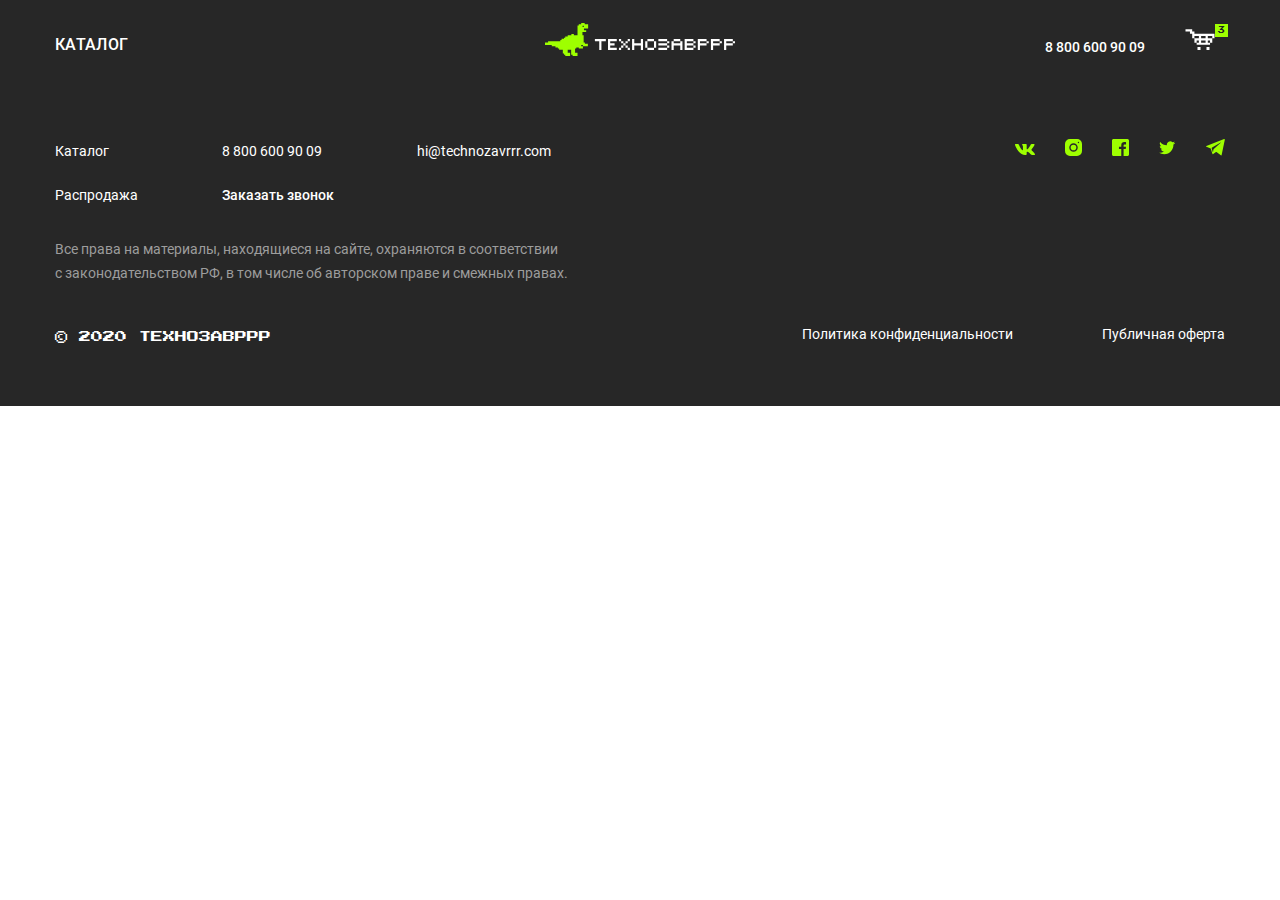
<file: cart.html>
<!DOCTYPE html>
<html lang="ru">
<head>
  <meta charset="UTF-8">
  <meta name="viewport" content="width=device-width">
  <meta http-equiv="X-UA-Compatible" content="ie=edge">
  <link href="css/style.min.css" rel="stylesheet">
  <title>Корзина</title>
</head>
<body>
  <div style="display: none">
    <svg xmlns="http://www.w3.org/2000/svg" xmlns:xlink="http://www.w3.org/1999/xlink"><symbol id="icon-arrow-left" viewBox="0 0 8 14"><path d="M6 12H4v-2h2v2zm-2-2H2V8h2v2zM2 8H0V6h2v2zm2-2H2V4h2v2zm2-2H4V2h2v2zm2-2H6V0h2v2zm0 12H6v-2h2v2z"></path></symbol><symbol id="icon-arrow-right" viewBox="0 0 8 14"><path d="M2 2h2v2H2V2zm2 2h2v2H4V4zm2 2h2v2H6V6zM4 8h2v2H4V8zm-2 2h2v2H2v-2zm-2 2h2v2H0v-2zM0 0h2v2H0V0z"></path></symbol><symbol id="icon-arrow" viewBox="0 0 10 6"><path d="M1 1l4 4 4-4" stroke="#000" stroke-linecap="round"></path></symbol><symbol id="icon-cart" viewBox="0 0 29 21"><path d="M12 18v3h3v-3h-3zm9 0v3h3v-3h-3zM8.923 4.712V2.48h-2.23V.25H0v2.23h4.462v2.232h2.23v4.461h2.231v-2.23h4.462v2.23H8.923v4.462h2.23v-2.231h2.232v2.23h-2.231v2.231h13.384v-2.23h-2.23v-2.231h2.23v2.23h2.231v-4.46h-4.461V6.941h4.461v2.231H29v-4.46H8.923zm11.154 8.923h-4.462v-2.231h4.462v2.23zm0-4.462h-4.462v-2.23h4.462v2.23z"></path></symbol><symbol id="icon-close" viewBox="0 0 18 18"><path d="M17 1L1 17m16 0L1 1" stroke="#9D9D9D" stroke-width=".8"></path></symbol><symbol id="icon-facebook" viewBox="0 0 17 17"><path d="M15.454 0H1.545C.692 0 0 .692 0 1.545v13.91C0 16.308.692 17 1.545 17h7.728v-6.954H6.955V7.727h2.318V6.482c0-2.356 1.148-3.391 3.107-3.391.938 0 1.434.07 1.669.101V5.41h-1.336c-.831 0-1.122.439-1.122 1.328v.99h2.437l-.33 2.319H11.59V17h3.864c.853 0 1.545-.692 1.545-1.546V1.545A1.544 1.544 0 0015.454 0z"></path></symbol><symbol id="icon-insta" viewBox="0 0 17 17"><path d="M4.957 0A4.964 4.964 0 000 4.96v7.083A4.964 4.964 0 004.96 17h7.083A4.964 4.964 0 0017 12.04V4.957A4.964 4.964 0 0012.04 0H4.957zm8.501 2.833a.709.709 0 110 1.418.709.709 0 010-1.418zM8.5 4.25a4.254 4.254 0 014.25 4.25 4.254 4.254 0 01-4.25 4.25A4.254 4.254 0 014.25 8.5 4.254 4.254 0 018.5 4.25zm0 1.417a2.833 2.833 0 100 5.666 2.833 2.833 0 000-5.666z"></path></symbol><symbol id="icon-minus" viewBox="0 0 9 3"><path d="M8.287 2.574H.7V.765h7.587v1.809z"></path></symbol><symbol id="icon-plus" viewBox="0 0 12 12"><path d="M6.524 11.086h-1.43v-4.51H.54V5.102h4.554V.57h1.43v4.532h4.554v1.474H6.524v4.51z"></path></symbol><symbol id="icon-search" viewBox="0 0 20 20"><path clip-rule="evenodd" d="M13.224 3.097A7.16 7.16 0 113.097 13.224 7.16 7.16 0 0113.224 3.097zm.728 10.813a8.16 8.16 0 10-.042.042l-.7.7 5.049 5.05a1.02 1.02 0 101.442-1.443l-5.049-5.05-.7.7z"></path></symbol><symbol id="icon-telegram" viewBox="0 0 19 17"><path d="M.393 7.855l4.324 1.614 1.674 5.383a.509.509 0 00.809.243l2.41-1.965a.72.72 0 01.877-.024l4.348 3.156a.51.51 0 00.798-.308L18.818.634a.51.51 0 00-.682-.58L.388 6.902a.51.51 0 00.005.954zm5.729.755l8.451-5.206c.152-.093.308.112.178.233l-6.975 6.484a1.446 1.446 0 00-.448.865l-.238 1.76c-.031.236-.362.26-.426.032L5.75 9.567a.851.851 0 01.372-.957z"></path></symbol><symbol id="icon-twitter" viewBox="0 0 18 15"><path d="M17.062 2.007a7.009 7.009 0 01-2.01.55A3.51 3.51 0 0016.59.62a6.989 6.989 0 01-2.222.85 3.5 3.5 0 00-5.965 3.194 9.94 9.94 0 01-7.215-3.659c-.3.519-.473 1.12-.473 1.76a3.5 3.5 0 001.557 2.914 3.492 3.492 0 01-1.586-.438v.045a3.502 3.502 0 002.808 3.432 3.526 3.526 0 01-1.58.06 3.502 3.502 0 003.27 2.43A7.025 7.025 0 010 12.659a9.9 9.9 0 005.365 1.574c6.44 0 9.96-5.334 9.96-9.96 0-.15-.004-.302-.01-.452a7.116 7.116 0 001.745-1.81l.002-.003z"></path></symbol><symbol id="icon-vk" viewBox="0 0 20 11"><path clip-rule="evenodd" d="M19.541.745c.14-.43 0-.745-.662-.745h-2.188c-.556 0-.812.273-.951.573 0 0-1.113 2.512-2.69 4.143-.51.473-.741.623-1.02.623-.138 0-.347-.15-.347-.58V.745c0-.515-.154-.745-.618-.745H7.627c-.348 0-.557.24-.557.466 0 .488.788.6.87 1.975v2.984c0 .654-.128.773-.406.773-.742 0-2.546-2.523-3.617-5.41C3.707.227 3.497 0 2.938 0H.75C.125 0 0 .273 0 .573c0 .537.742 3.199 3.454 6.72C5.262 9.696 7.809 11 10.127 11c1.391 0 1.563-.29 1.563-.788V8.395c0-.58.132-.695.572-.695.325 0 .881.15 2.18 1.31 1.483 1.374 1.727 1.99 2.562 1.99h2.188c.625 0 .938-.29.757-.86-.197-.57-.905-1.396-1.845-2.375-.51-.558-1.275-1.16-1.507-1.46-.324-.387-.232-.558 0-.902 0 0 2.666-3.477 2.944-4.658z"></path></symbol></svg>
  </div>
  
  <header class="header">
    <div class="header__wrapper container">
      <span class="header__info">Каталог</span>

      <a class="header__logo" href="#">
        <img src="img/svg/logo-tech.svg" alt="Логотип интернет магазина Технозавррр" width="190" height="33">
      </a>

      <a class="header__tel" href="tel:8 800 600 90 09">
        8 800 600 90 09
      </a>

      <a class="header__cart" href="#" aria-label="Корзина с товарами">
        <svg width="30" height="21" fill="currentColor">
          <use xlink:href="#icon-cart"></use>
        </svg>
        <span class="header__count" aria-label="Количество товаров">3</span>
      </a>  
    </div>
  </header>

  

  <footer class="footer">
    <div class="footer__wrapper container">
      <ul class="footer__links">
        <li>
          <a class="footer__link" href="#">
            Каталог
          </a>
        </li>
        <li>
          <a class="footer__link" href="tel:88006009009">
            8 800 600 90 09
          </a>
        </li>
        <li>
          <a class="footer__link" href="mailto:hi@technozavrrr.com">
            hi@technozavrrr.com
          </a>
        </li>
        <li>
          <a class="footer__link" href="#">
            Распродажа
          </a>
        </li>
        <li>
          <a class="footer__link footer__link--medium" href="#">
            Заказать звонок
          </a>
        </li>
      </ul>

      <ul class="footer__social social">
        <li class="social__item">
          <a class="social__link" href="#" aria-label="Вконтакте">
            <svg width="20" height="11" fill="currentColor">
              <use xlink:href="#icon-vk"></use>
            </svg>
          </a>
        </li>
        <li class="social__item">
          <a class="social__link" href="#" aria-label="Инстаграм">
            <svg width="17" height="17" fill="currentColor">
              <use xlink:href="#icon-insta"></use>
            </svg>
          </a>
        </li>
        <li class="social__item">
          <a class="social__link" href="#" aria-label="Facebook">
            <svg width="17" height="17" fill="currentColor">
              <use xlink:href="#icon-facebook"></use>
            </svg>
          </a>
        </li>
        <li class="social__item">
          <a class="social__link" href="#" aria-label="Twitter">
            <svg width="17" height="14" fill="currentColor">
              <use xlink:href="#icon-twitter"></use>
            </svg>
          </a>
        </li>
        <li class="social__item">
          <a class="social__link" href="#" aria-label="Telegram">
            <svg width="19" height="17" fill="currentColor">
              <use xlink:href="#icon-telegram"></use>
            </svg>
          </a>
        </li>
      </ul>

      <p class="footer__desc">
        Все права на&nbsp;материалы, находящиеся на&nbsp;сайте, охраняются в&nbsp;соответствии с&nbsp;законодательством&nbsp;РФ, 
        в&nbsp;том числе об&nbsp;авторском праве и&nbsp;смежных правах.
      </p>
      
      <ul class="footer__data">
        <li>
          <a class="footer__link" href="#" target="_blank" rel="noopener" type="application/pdf">
            Политика конфиденциальности
          </a>
        </li>
        <li>
          <a class="footer__link" href="#" target="_blank" rel="noopener" type="application/pdf">
            Публичная оферта
          </a>
        </li>
      </ul>

      <span class="footer__copyright">
        © 2020 Технозавррр
      </span>
    </div>
  </footer>
</body>
</html>
</file>
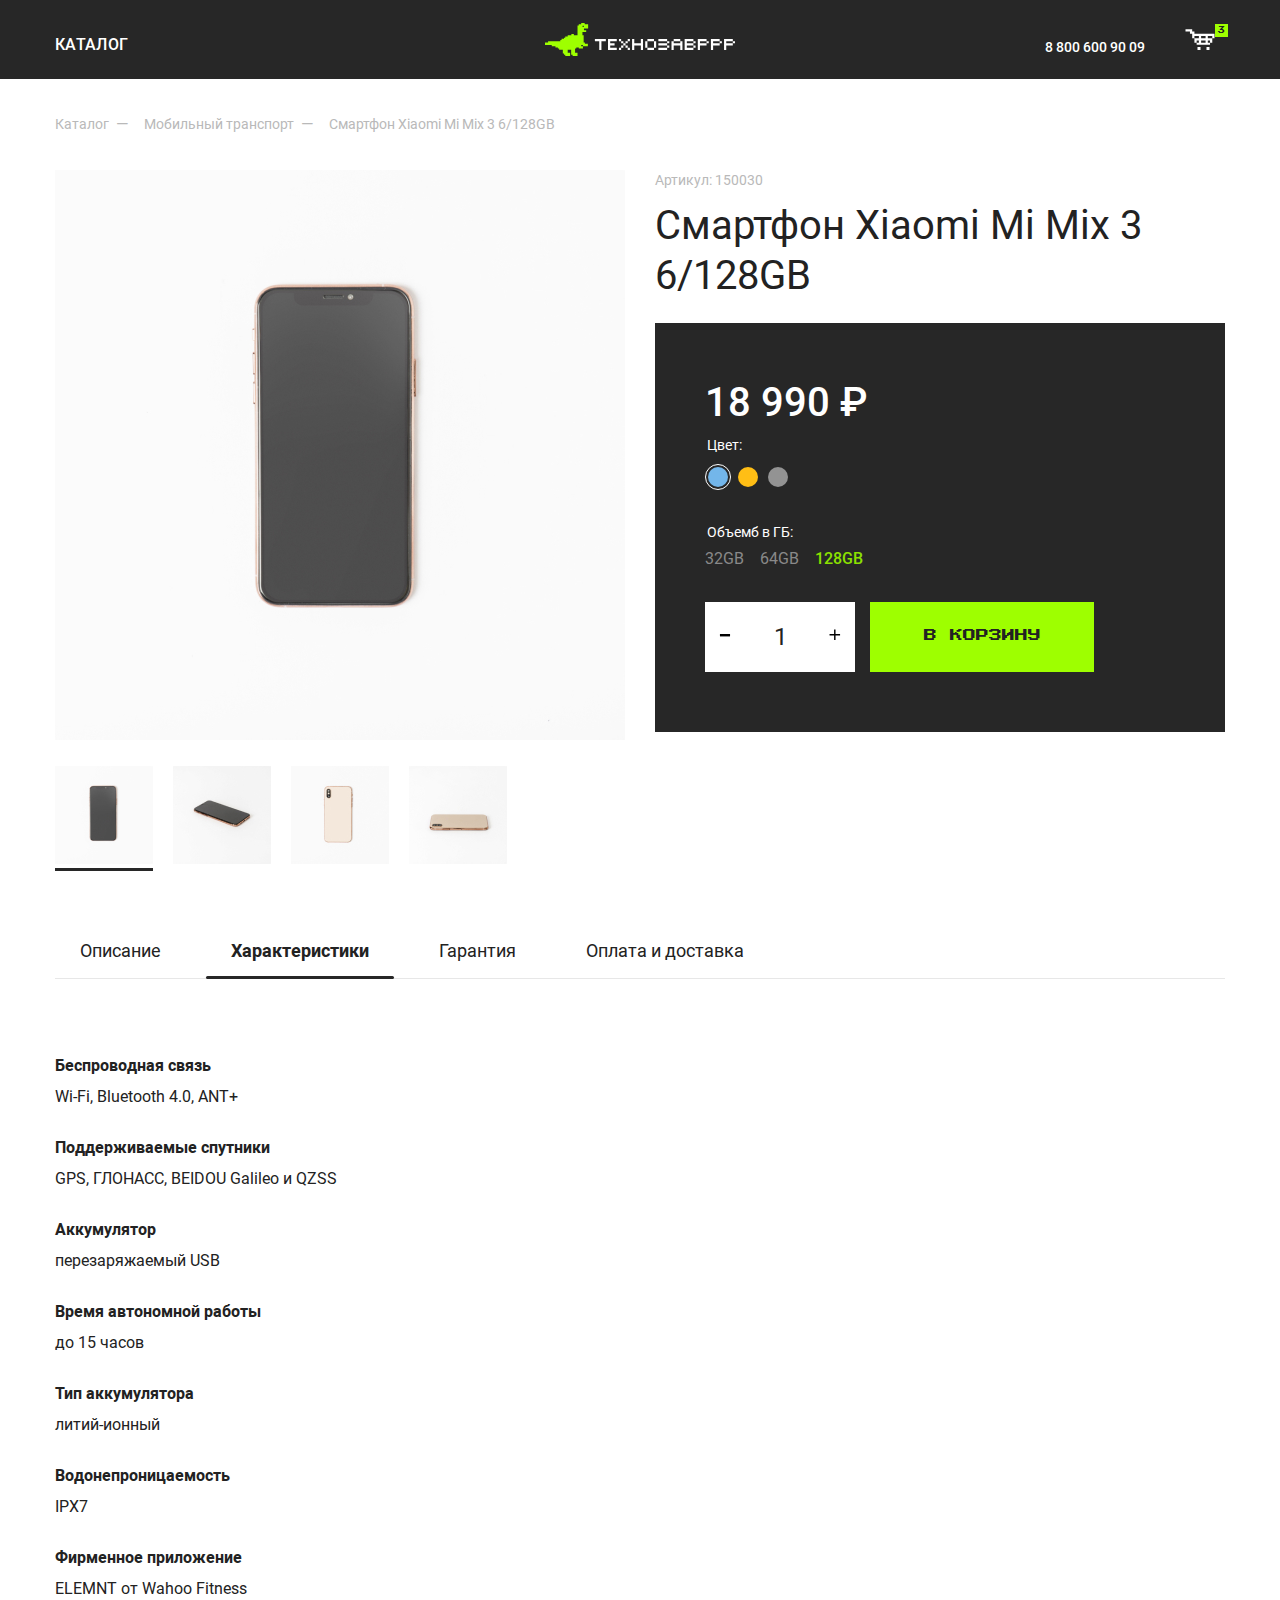
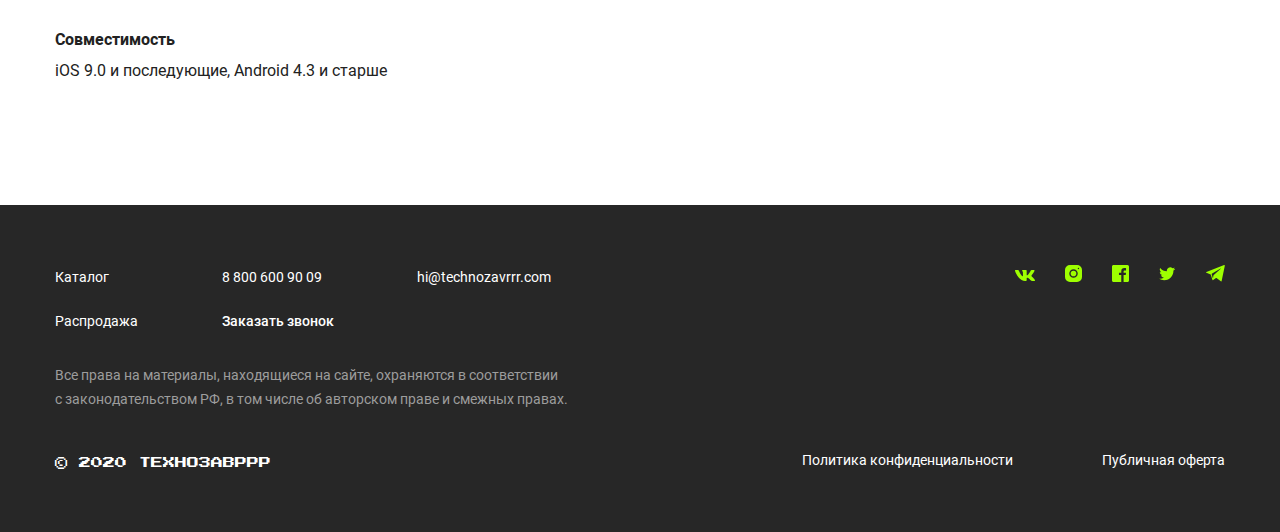
<file: item-property.html>
<!DOCTYPE html>
<html lang="ru">
<head>
  <meta charset="UTF-8">
  <meta name="viewport" content="width=device-width">
  <meta http-equiv="X-UA-Compatible" content="ie=edge">
  <link href="css/style.min.css" rel="stylesheet">
  <title>Каталог</title>
</head>
<body>
  <div style="display: none">
    <svg xmlns="http://www.w3.org/2000/svg" xmlns:xlink="http://www.w3.org/1999/xlink"><symbol id="icon-arrow-left" viewBox="0 0 8 14"><path d="M6 12H4v-2h2v2zm-2-2H2V8h2v2zM2 8H0V6h2v2zm2-2H2V4h2v2zm2-2H4V2h2v2zm2-2H6V0h2v2zm0 12H6v-2h2v2z"></path></symbol><symbol id="icon-arrow-right" viewBox="0 0 8 14"><path d="M2 2h2v2H2V2zm2 2h2v2H4V4zm2 2h2v2H6V6zM4 8h2v2H4V8zm-2 2h2v2H2v-2zm-2 2h2v2H0v-2zM0 0h2v2H0V0z"></path></symbol><symbol id="icon-arrow" viewBox="0 0 10 6"><path d="M1 1l4 4 4-4" stroke="#000" stroke-linecap="round"></path></symbol><symbol id="icon-cart" viewBox="0 0 29 21"><path d="M12 18v3h3v-3h-3zm9 0v3h3v-3h-3zM8.923 4.712V2.48h-2.23V.25H0v2.23h4.462v2.232h2.23v4.461h2.231v-2.23h4.462v2.23H8.923v4.462h2.23v-2.231h2.232v2.23h-2.231v2.231h13.384v-2.23h-2.23v-2.231h2.23v2.23h2.231v-4.46h-4.461V6.941h4.461v2.231H29v-4.46H8.923zm11.154 8.923h-4.462v-2.231h4.462v2.23zm0-4.462h-4.462v-2.23h4.462v2.23z"></path></symbol><symbol id="icon-close" viewBox="0 0 18 18"><path d="M17 1L1 17m16 0L1 1" stroke="#9D9D9D" stroke-width=".8"></path></symbol><symbol id="icon-facebook" viewBox="0 0 17 17"><path d="M15.454 0H1.545C.692 0 0 .692 0 1.545v13.91C0 16.308.692 17 1.545 17h7.728v-6.954H6.955V7.727h2.318V6.482c0-2.356 1.148-3.391 3.107-3.391.938 0 1.434.07 1.669.101V5.41h-1.336c-.831 0-1.122.439-1.122 1.328v.99h2.437l-.33 2.319H11.59V17h3.864c.853 0 1.545-.692 1.545-1.546V1.545A1.544 1.544 0 0015.454 0z"></path></symbol><symbol id="icon-insta" viewBox="0 0 17 17"><path d="M4.957 0A4.964 4.964 0 000 4.96v7.083A4.964 4.964 0 004.96 17h7.083A4.964 4.964 0 0017 12.04V4.957A4.964 4.964 0 0012.04 0H4.957zm8.501 2.833a.709.709 0 110 1.418.709.709 0 010-1.418zM8.5 4.25a4.254 4.254 0 014.25 4.25 4.254 4.254 0 01-4.25 4.25A4.254 4.254 0 014.25 8.5 4.254 4.254 0 018.5 4.25zm0 1.417a2.833 2.833 0 100 5.666 2.833 2.833 0 000-5.666z"></path></symbol><symbol id="icon-minus" viewBox="0 0 9 3"><path d="M8.287 2.574H.7V.765h7.587v1.809z"></path></symbol><symbol id="icon-plus" viewBox="0 0 12 12"><path d="M6.524 11.086h-1.43v-4.51H.54V5.102h4.554V.57h1.43v4.532h4.554v1.474H6.524v4.51z"></path></symbol><symbol id="icon-search" viewBox="0 0 20 20"><path clip-rule="evenodd" d="M13.224 3.097A7.16 7.16 0 113.097 13.224 7.16 7.16 0 0113.224 3.097zm.728 10.813a8.16 8.16 0 10-.042.042l-.7.7 5.049 5.05a1.02 1.02 0 101.442-1.443l-5.049-5.05-.7.7z"></path></symbol><symbol id="icon-telegram" viewBox="0 0 19 17"><path d="M.393 7.855l4.324 1.614 1.674 5.383a.509.509 0 00.809.243l2.41-1.965a.72.72 0 01.877-.024l4.348 3.156a.51.51 0 00.798-.308L18.818.634a.51.51 0 00-.682-.58L.388 6.902a.51.51 0 00.005.954zm5.729.755l8.451-5.206c.152-.093.308.112.178.233l-6.975 6.484a1.446 1.446 0 00-.448.865l-.238 1.76c-.031.236-.362.26-.426.032L5.75 9.567a.851.851 0 01.372-.957z"></path></symbol><symbol id="icon-twitter" viewBox="0 0 18 15"><path d="M17.062 2.007a7.009 7.009 0 01-2.01.55A3.51 3.51 0 0016.59.62a6.989 6.989 0 01-2.222.85 3.5 3.5 0 00-5.965 3.194 9.94 9.94 0 01-7.215-3.659c-.3.519-.473 1.12-.473 1.76a3.5 3.5 0 001.557 2.914 3.492 3.492 0 01-1.586-.438v.045a3.502 3.502 0 002.808 3.432 3.526 3.526 0 01-1.58.06 3.502 3.502 0 003.27 2.43A7.025 7.025 0 010 12.659a9.9 9.9 0 005.365 1.574c6.44 0 9.96-5.334 9.96-9.96 0-.15-.004-.302-.01-.452a7.116 7.116 0 001.745-1.81l.002-.003z"></path></symbol><symbol id="icon-vk" viewBox="0 0 20 11"><path clip-rule="evenodd" d="M19.541.745c.14-.43 0-.745-.662-.745h-2.188c-.556 0-.812.273-.951.573 0 0-1.113 2.512-2.69 4.143-.51.473-.741.623-1.02.623-.138 0-.347-.15-.347-.58V.745c0-.515-.154-.745-.618-.745H7.627c-.348 0-.557.24-.557.466 0 .488.788.6.87 1.975v2.984c0 .654-.128.773-.406.773-.742 0-2.546-2.523-3.617-5.41C3.707.227 3.497 0 2.938 0H.75C.125 0 0 .273 0 .573c0 .537.742 3.199 3.454 6.72C5.262 9.696 7.809 11 10.127 11c1.391 0 1.563-.29 1.563-.788V8.395c0-.58.132-.695.572-.695.325 0 .881.15 2.18 1.31 1.483 1.374 1.727 1.99 2.562 1.99h2.188c.625 0 .938-.29.757-.86-.197-.57-.905-1.396-1.845-2.375-.51-.558-1.275-1.16-1.507-1.46-.324-.387-.232-.558 0-.902 0 0 2.666-3.477 2.944-4.658z"></path></symbol></svg>
  </div>
  
  <header class="header">
    <div class="header__wrapper container">
      <span class="header__info">Каталог</span>

      <a class="header__logo" href="#">
        <img src="img/svg/logo-tech.svg" alt="Логотип интернет магазина Технозавррр" width="190" height="33">
      </a>

      <a class="header__tel" href="tel:8 800 600 90 09">
        8 800 600 90 09
      </a>

      <a class="header__cart" href="cart.html" aria-label="Корзина с товарами">
        <svg width="30" height="21" fill="currentColor">
          <use xlink:href="#icon-cart"></use>
        </svg>
        <span class="header__count" aria-label="Количество товаров">3</span>
      </a>  
    </div>
  </header>

  <main class="content container">
    <div class="content__top">
      <ul class="breadcrumbs">
        <li class="breadcrumbs__item">
          <a class="breadcrumbs__link" href="index.html">
            Каталог
          </a>
        </li>
        <li class="breadcrumbs__item">
          <a class="breadcrumbs__link" href="#">
            Мобильный транспорт
          </a>
        </li>
        <li class="breadcrumbs__item">
          <a class="breadcrumbs__link">
            Смартфон Xiaomi Mi Mix 3 6/128GB
          </a>
        </li>
      </ul>
    </div>

    <section class="item">
      <div class="item__pics pics">
        <div class="pics__wrapper">
          <img width="570" height="570" src="img/phone-square.jpg" srcset="img/phone-square@2x.jpg 2x" alt="Название товара">
        </div>
        <ul class="pics__list">
          <li class="pics__item">
            <a href="" class="pics__link pics__link--current">
              <img width="98" height="98" src="img/phone-square-1.jpg" srcset="img/phone-square-1@2x.jpg 2x" alt="Название товара">
            </a>
          </li>
          <li class="pics__item">
            <a href="" class="pics__link">
              <img width="98" height="98" src="img/phone-square-2.jpg" srcset="img/phone-square-2@2x.jpg 2x" alt="Название товара">
            </a>
          </li>
          <li class="pics__item">
            <a href="" class="pics__link">
              <img width="98" height="98" src="img/phone-square-3.jpg" srcset="img/phone-square-3@2x.jpg 2x" alt="Название товара">
            </a>
          </li>
          <li class="pics__item">
            <a class="pics__link" href="#">
              <img width="98" height="98" src="img/phone-square-4.jpg" srcset="img/phone-square-4@2x.jpg 2x" alt="Название товара">
            </a>
          </li>
        </ul>
      </div>

      <div class="item__info">
        <span class="item__code">Артикул: 150030</span>
        <h2 class="item__title">
          Смартфон Xiaomi Mi Mix 3 6/128GB
        </h2>
        <div class="item__form">
          <form class="form" action="#" method="POST">
            <b class="item__price">
              18 990 ₽
            </b>

            <fieldset class="form__block">
              <legend class="form__legend">Цвет:</legend>
              <ul class="colors">
                <li class="colors__item">
                  <label class="colors__label">
                    <input class="colors__radio sr-only" type="radio" name="color-item" value="blue" checked="">
                    <span class="colors__value" style="background-color: #73B6EA;">
                    </span>
                  </label>
                </li>
                <li class="colors__item">
                  <label class="colors__label">
                    <input class="colors__radio sr-only" type="radio" name="color-item" value="yellow">
                    <span class="colors__value" style="background-color: #FFBE15;">
                    </span>
                  </label>
                </li>
                <li class="colors__item">
                  <label class="colors__label">
                    <input class="colors__radio sr-only" type="radio" name="color-item" value="gray">
                    <span class="colors__value" style="background-color: #939393;">
                  </span></label>
                </li>
              </ul>
            </fieldset>

            <fieldset class="form__block">
              <legend class="form__legend">Объемб в ГБ:</legend>

              <ul class="sizes sizes--primery">
                <li class="sizes__item">
                  <label class="sizes__label">
                    <input class="sizes__radio sr-only" type="radio" name="sizes-item" value="32">
                    <span class="sizes__value">
                      32gb
                    </span>
                  </label>
                </li>
                <li class="sizes__item">
                  <label class="sizes__label">
                    <input class="sizes__radio sr-only" type="radio" name="sizes-item" value="64">
                    <span class="sizes__value">
                      64gb
                    </span>
                  </label>
                </li>
                <li class="sizes__item">
                  <label class="sizes__label">
                    <input class="sizes__radio sr-only" type="radio" name="sizes-item" value="128" checked="">
                    <span class="sizes__value">
                      128gb
                    </span>
                  </label>
                </li>
              </ul>
            </fieldset>

            <div class="item__row">
              <div class="form__counter">
                <button type="button" aria-label="Убрать один товар">
                  <svg width="12" height="12" fill="currentColor">
                    <use xlink:href="#icon-minus"></use>
                  </svg>
                </button>

                <input type="text" value="1" name="count">

                <button type="button" aria-label="Добавить один товар">
                  <svg width="12" height="12" fill="currentColor">
                    <use xlink:href="#icon-plus"></use>
                  </svg>
                </button>
              </div>

              <button class="button button--primery" type="submit">
                В корзину
              </button>
            </div>
          </form>
        </div>
      </div>

      <div class="item__desc">
        <ul class="tabs">
          <li class="tabs__item">
            <a class="tabs__link">
              Описание
            </a>
          </li>
          <li class="tabs__item">
            <a class="tabs__link tabs__link--current" href="#">
              Характеристики
            </a>
          </li>
          <li class="tabs__item">
            <a class="tabs__link" href="#">
              Гарантия
            </a>
          </li>
          <li class="tabs__item">
            <a class="tabs__link" href="#">
              Оплата и доставка
            </a>
          </li>
        </ul>

        <div class="item__content">
            <h3>Беспроводная связь</h3>
            <p>Wi-Fi, Bluetooth 4.0, ANT+</p> 

            <h3>Поддерживаемые спутники</h3>
            <p>GPS, ГЛОНАСС, BEIDOU Galileo и QZSS</p>

            <h3>Аккумулятор</h3>
            <p>перезаряжаемый USB</p>

            <h3>Время автономной работы</h3>
            <p>до 15 часов</p>

            <h3>Тип аккумулятора</h3>
            <p>литий-ионный</p>

            <h3>Водонепроницаемость</h3>
            <p>IPX7</p>

            <h3>Фирменное приложение</h3>
            <p>ELEMNT от Wahoo Fitness</p> 

            <h3>Совместимость</h3>
            <p>iOS 9.0 и последующие, Android 4.3 и старше</p>
        </div>
      </div>
    </section>
  </main>

  <footer class="footer">
    <div class="footer__wrapper container">
      <ul class="footer__links">
        <li>
          <a class="footer__link" href="#">
            Каталог
          </a>
        </li>
        <li>
          <a class="footer__link" href="tel:88006009009">
            8 800 600 90 09
          </a>
        </li>
        <li>
          <a class="footer__link" href="mailto:hi@technozavrrr.com">
            hi@technozavrrr.com
          </a>
        </li>
        <li>
          <a class="footer__link" href="#">
            Распродажа
          </a>
        </li>
        <li>
          <a class="footer__link footer__link--medium" href="#">
            Заказать звонок
          </a>
        </li>
      </ul>

      <ul class="footer__social social">
        <li class="social__item">
          <a class="social__link" href="#" aria-label="Вконтакте">
            <svg width="20" height="11" fill="currentColor">
              <use xlink:href="#icon-vk"></use>
            </svg>
          </a>
        </li>
        <li class="social__item">
          <a class="social__link" href="#" aria-label="Инстаграм">
            <svg width="17" height="17" fill="currentColor">
              <use xlink:href="#icon-insta"></use>
            </svg>
          </a>
        </li>
        <li class="social__item">
          <a class="social__link" href="#" aria-label="Facebook">
            <svg width="17" height="17" fill="currentColor">
              <use xlink:href="#icon-facebook"></use>
            </svg>
          </a>
        </li>
        <li class="social__item">
          <a class="social__link" href="#" aria-label="Twitter">
            <svg width="17" height="14" fill="currentColor">
              <use xlink:href="#icon-twitter"></use>
            </svg>
          </a>
        </li>
        <li class="social__item">
          <a class="social__link" href="#" aria-label="Telegram">
            <svg width="19" height="17" fill="currentColor">
              <use xlink:href="#icon-telegram"></use>
            </svg>
          </a>
        </li>
      </ul>

      <p class="footer__desc">
        Все права на&nbsp;материалы, находящиеся на&nbsp;сайте, охраняются в&nbsp;соответствии  с&nbsp;законодательством&nbsp;РФ, 
        в&nbsp;том числе об&nbsp;авторском праве и&nbsp;смежных правах.
      </p>
      
      <ul class="footer__data">
        <li>
          <a class="footer__link" href="#" target="_blank" rel="noopener" type="application/pdf">
            Политика конфиденциальности
          </a>
        </li>
        <li>
          <a class="footer__link" href="#" target="_blank" rel="noopener" type="application/pdf">
            Публичная оферта
          </a>
        </li>
      </ul>

      <span class="footer__copyright">
        © 2020 Технозавррр
      </span>
    </div>
  </footer>
</body>
</html>
</file>
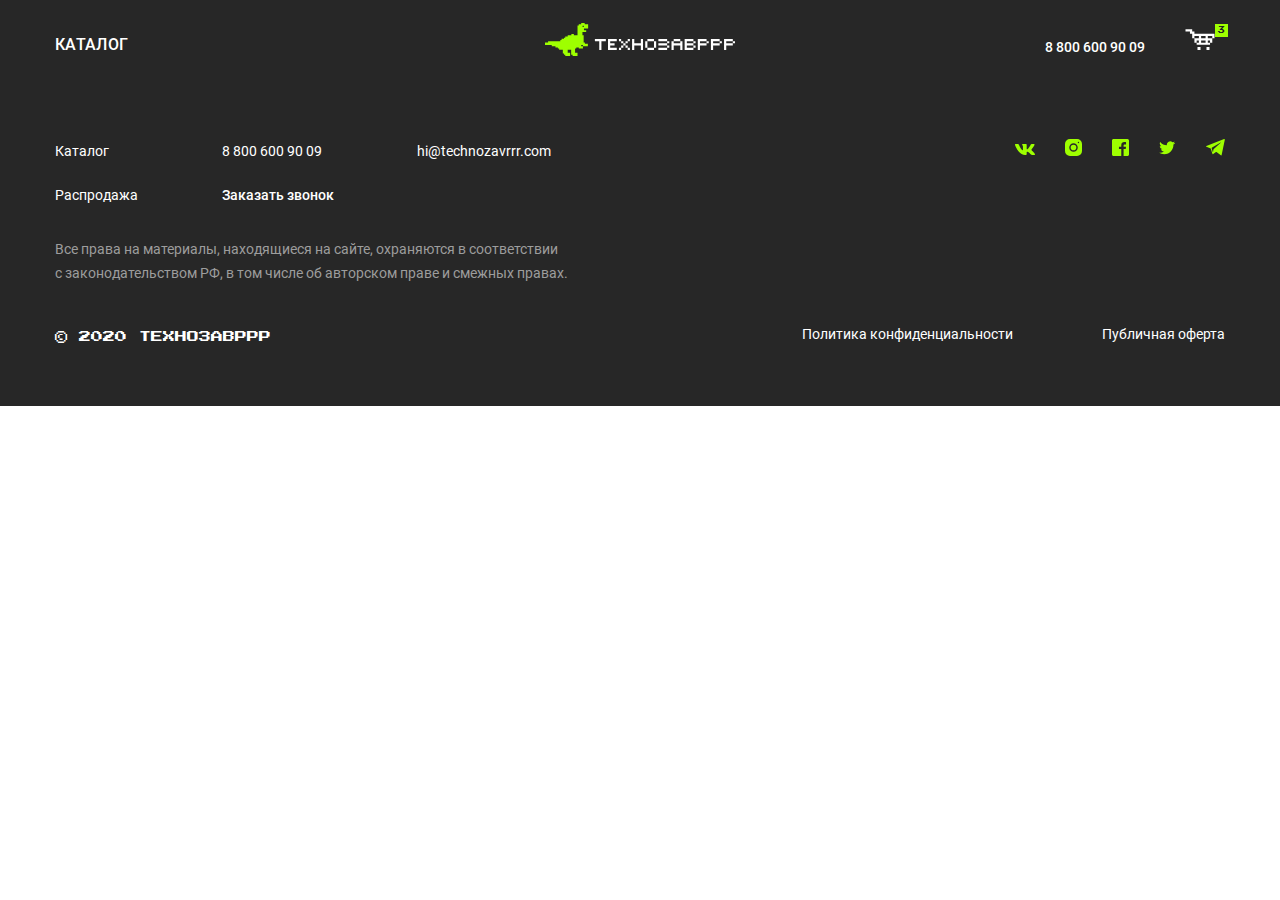
<file: item.html>
<!DOCTYPE html>
<html lang="ru">
<head>
  <meta charset="UTF-8">
  <meta name="viewport" content="width=device-width">
  <meta http-equiv="X-UA-Compatible" content="ie=edge">
  <link href="css/style.min.css" rel="stylesheet">
  <title>Каталог</title>
</head>
<body>
  <div style="display: none">
    <svg xmlns="http://www.w3.org/2000/svg" xmlns:xlink="http://www.w3.org/1999/xlink"><symbol id="icon-arrow-left" viewBox="0 0 8 14"><path d="M6 12H4v-2h2v2zm-2-2H2V8h2v2zM2 8H0V6h2v2zm2-2H2V4h2v2zm2-2H4V2h2v2zm2-2H6V0h2v2zm0 12H6v-2h2v2z"></path></symbol><symbol id="icon-arrow-right" viewBox="0 0 8 14"><path d="M2 2h2v2H2V2zm2 2h2v2H4V4zm2 2h2v2H6V6zM4 8h2v2H4V8zm-2 2h2v2H2v-2zm-2 2h2v2H0v-2zM0 0h2v2H0V0z"></path></symbol><symbol id="icon-arrow" viewBox="0 0 10 6"><path d="M1 1l4 4 4-4" stroke="#000" stroke-linecap="round"></path></symbol><symbol id="icon-cart" viewBox="0 0 29 21"><path d="M12 18v3h3v-3h-3zm9 0v3h3v-3h-3zM8.923 4.712V2.48h-2.23V.25H0v2.23h4.462v2.232h2.23v4.461h2.231v-2.23h4.462v2.23H8.923v4.462h2.23v-2.231h2.232v2.23h-2.231v2.231h13.384v-2.23h-2.23v-2.231h2.23v2.23h2.231v-4.46h-4.461V6.941h4.461v2.231H29v-4.46H8.923zm11.154 8.923h-4.462v-2.231h4.462v2.23zm0-4.462h-4.462v-2.23h4.462v2.23z"></path></symbol><symbol id="icon-close" viewBox="0 0 18 18"><path d="M17 1L1 17m16 0L1 1" stroke="#9D9D9D" stroke-width=".8"></path></symbol><symbol id="icon-facebook" viewBox="0 0 17 17"><path d="M15.454 0H1.545C.692 0 0 .692 0 1.545v13.91C0 16.308.692 17 1.545 17h7.728v-6.954H6.955V7.727h2.318V6.482c0-2.356 1.148-3.391 3.107-3.391.938 0 1.434.07 1.669.101V5.41h-1.336c-.831 0-1.122.439-1.122 1.328v.99h2.437l-.33 2.319H11.59V17h3.864c.853 0 1.545-.692 1.545-1.546V1.545A1.544 1.544 0 0015.454 0z"></path></symbol><symbol id="icon-insta" viewBox="0 0 17 17"><path d="M4.957 0A4.964 4.964 0 000 4.96v7.083A4.964 4.964 0 004.96 17h7.083A4.964 4.964 0 0017 12.04V4.957A4.964 4.964 0 0012.04 0H4.957zm8.501 2.833a.709.709 0 110 1.418.709.709 0 010-1.418zM8.5 4.25a4.254 4.254 0 014.25 4.25 4.254 4.254 0 01-4.25 4.25A4.254 4.254 0 014.25 8.5 4.254 4.254 0 018.5 4.25zm0 1.417a2.833 2.833 0 100 5.666 2.833 2.833 0 000-5.666z"></path></symbol><symbol id="icon-minus" viewBox="0 0 9 3"><path d="M8.287 2.574H.7V.765h7.587v1.809z"></path></symbol><symbol id="icon-plus" viewBox="0 0 12 12"><path d="M6.524 11.086h-1.43v-4.51H.54V5.102h4.554V.57h1.43v4.532h4.554v1.474H6.524v4.51z"></path></symbol><symbol id="icon-search" viewBox="0 0 20 20"><path clip-rule="evenodd" d="M13.224 3.097A7.16 7.16 0 113.097 13.224 7.16 7.16 0 0113.224 3.097zm.728 10.813a8.16 8.16 0 10-.042.042l-.7.7 5.049 5.05a1.02 1.02 0 101.442-1.443l-5.049-5.05-.7.7z"></path></symbol><symbol id="icon-telegram" viewBox="0 0 19 17"><path d="M.393 7.855l4.324 1.614 1.674 5.383a.509.509 0 00.809.243l2.41-1.965a.72.72 0 01.877-.024l4.348 3.156a.51.51 0 00.798-.308L18.818.634a.51.51 0 00-.682-.58L.388 6.902a.51.51 0 00.005.954zm5.729.755l8.451-5.206c.152-.093.308.112.178.233l-6.975 6.484a1.446 1.446 0 00-.448.865l-.238 1.76c-.031.236-.362.26-.426.032L5.75 9.567a.851.851 0 01.372-.957z"></path></symbol><symbol id="icon-twitter" viewBox="0 0 18 15"><path d="M17.062 2.007a7.009 7.009 0 01-2.01.55A3.51 3.51 0 0016.59.62a6.989 6.989 0 01-2.222.85 3.5 3.5 0 00-5.965 3.194 9.94 9.94 0 01-7.215-3.659c-.3.519-.473 1.12-.473 1.76a3.5 3.5 0 001.557 2.914 3.492 3.492 0 01-1.586-.438v.045a3.502 3.502 0 002.808 3.432 3.526 3.526 0 01-1.58.06 3.502 3.502 0 003.27 2.43A7.025 7.025 0 010 12.659a9.9 9.9 0 005.365 1.574c6.44 0 9.96-5.334 9.96-9.96 0-.15-.004-.302-.01-.452a7.116 7.116 0 001.745-1.81l.002-.003z"></path></symbol><symbol id="icon-vk" viewBox="0 0 20 11"><path clip-rule="evenodd" d="M19.541.745c.14-.43 0-.745-.662-.745h-2.188c-.556 0-.812.273-.951.573 0 0-1.113 2.512-2.69 4.143-.51.473-.741.623-1.02.623-.138 0-.347-.15-.347-.58V.745c0-.515-.154-.745-.618-.745H7.627c-.348 0-.557.24-.557.466 0 .488.788.6.87 1.975v2.984c0 .654-.128.773-.406.773-.742 0-2.546-2.523-3.617-5.41C3.707.227 3.497 0 2.938 0H.75C.125 0 0 .273 0 .573c0 .537.742 3.199 3.454 6.72C5.262 9.696 7.809 11 10.127 11c1.391 0 1.563-.29 1.563-.788V8.395c0-.58.132-.695.572-.695.325 0 .881.15 2.18 1.31 1.483 1.374 1.727 1.99 2.562 1.99h2.188c.625 0 .938-.29.757-.86-.197-.57-.905-1.396-1.845-2.375-.51-.558-1.275-1.16-1.507-1.46-.324-.387-.232-.558 0-.902 0 0 2.666-3.477 2.944-4.658z"></path></symbol></svg>
  </div>
  
  <header class="header">
    <div class="header__wrapper container">
      <span class="header__info">Каталог</span>

      <a class="header__logo" href="#">
        <img src="img/svg/logo-tech.svg" alt="Логотип интернет магазина Технозавррр" width="190" height="33">
      </a>

      <a class="header__tel" href="tel:8 800 600 90 09">
        8 800 600 90 09
      </a>

      <a class="header__cart" href="cart.html" aria-label="Корзина с товарами">
        <svg width="30" height="21" fill="currentColor">
          <use xlink:href="#icon-cart"></use>
        </svg>
        <span class="header__count" aria-label="Количество товаров">3</span>
      </a>  
    </div>
  </header>

 
  <footer class="footer">
    <div class="footer__wrapper container">
      <ul class="footer__links">
        <li>
          <a class="footer__link" href="#">
            Каталог
          </a>
        </li>
        <li>
          <a class="footer__link" href="tel:88006009009">
            8 800 600 90 09
          </a>
        </li>
        <li>
          <a class="footer__link" href="mailto:hi@technozavrrr.com">
            hi@technozavrrr.com
          </a>
        </li>
        <li>
          <a class="footer__link" href="#">
            Распродажа
          </a>
        </li>
        <li>
          <a class="footer__link footer__link--medium" href="#">
            Заказать звонок
          </a>
        </li>
      </ul>

      <ul class="footer__social social">
        <li class="social__item">
          <a class="social__link" href="#" aria-label="Вконтакте">
            <svg width="20" height="11" fill="currentColor">
              <use xlink:href="#icon-vk"></use>
            </svg>
          </a>
        </li>
        <li class="social__item">
          <a class="social__link" href="#" aria-label="Инстаграм">
            <svg width="17" height="17" fill="currentColor">
              <use xlink:href="#icon-insta"></use>
            </svg>
          </a>
        </li>
        <li class="social__item">
          <a class="social__link" href="#" aria-label="Facebook">
            <svg width="17" height="17" fill="currentColor">
              <use xlink:href="#icon-facebook"></use>
            </svg>
          </a>
        </li>
        <li class="social__item">
          <a class="social__link" href="#" aria-label="Twitter">
            <svg width="17" height="14" fill="currentColor">
              <use xlink:href="#icon-twitter"></use>
            </svg>
          </a>
        </li>
        <li class="social__item">
          <a class="social__link" href="#" aria-label="Telegram">
            <svg width="19" height="17" fill="currentColor">
              <use xlink:href="#icon-telegram"></use>
            </svg>
          </a>
        </li>
      </ul>

      <p class="footer__desc">
        Все права на&nbsp;материалы, находящиеся на&nbsp;сайте, охраняются в&nbsp;соответствии с&nbsp;законодательством&nbsp;РФ, 
        в&nbsp;том числе об&nbsp;авторском праве и&nbsp;смежных правах.
      </p>
      
      <ul class="footer__data">
        <li>
          <a class="footer__link" href="#" target="_blank" rel="noopener" type="application/pdf">
            Политика конфиденциальности
          </a>
        </li>
        <li>
          <a class="footer__link" href="#" target="_blank" rel="noopener" type="application/pdf">
            Публичная оферта
          </a>
        </li>
      </ul>

      <span class="footer__copyright">
        © 2020 Технозавррр
      </span>
    </div>
  </footer>
</body>
</html>
</file>
<file: css/style.min.css>
@charset "UTF-8";@font-face{font-display:swap;font-weight:300;font-family:'Roboto';font-style:normal;src:url(../fonts/Roboto-light.woff2) format("woff2")}@font-face{font-display:swap;font-weight:400;font-family:'Roboto';font-style:normal;src:url(../fonts/Roboto-Regular.woff2) format("woff2")}@font-face{font-display:swap;font-weight:500;font-family:'Roboto';font-style:normal;src:url(../fonts/Roboto-Medium.woff2) format("woff2")}@font-face{font-display:swap;font-weight:700;font-family:'Roboto';font-style:normal;src:url(../fonts/Roboto-Bold.woff2) format("woff2")}@font-face{font-display:swap;font-weight:400;font-family:'PressStart';font-style:normal;src:url(../fonts/PressStart2P-Regular.woff2) format("woff2")}html{-webkit-box-sizing:border-box;box-sizing:border-box}*,::after,::before{-webkit-box-sizing:inherit;box-sizing:inherit}body{min-width:320px;min-height:100vh;margin:0;background-color:#fff;display:-webkit-box;display:-ms-flexbox;display:flex;-webkit-box-orient:vertical;-webkit-box-direction:normal;-ms-flex-direction:column;flex-direction:column;font-family:"Roboto","Arial",sans-serif;font-size:16px;line-height:1.3;color:#222;-webkit-tap-highlight-color:transparent;-webkit-font-smoothing:antialiased;-moz-osx-font-smoothing:grayscale}img{max-width:100%;height:auto;-o-object-fit:contain;object-fit:contain}a{text-decoration:none}.sr-only{position:absolute;width:1px;height:1px;margin:-1px;padding:0;border:0;overflow:hidden;clip:rect(0,0,0,0)}.container{width:1200px;margin:0 auto;padding-left:15px;padding-right:15px}.button{margin:0;border:0;font:inherit;background-color:transparent;-webkit-tap-highlight-color:transparent;display:inline-block;padding:25px 15px;-webkit-transition:all .2s ease;transition:all .2s ease;vertical-align:middle;text-transform:uppercase;cursor:pointer}.button:disabled{opacity:.5;cursor:not-allowed}.button--primery{background-color:#9eff00;border:1px solid #9eff00;font-family:"PressStart";color:#222;font-size:13px}.button--primery:not(:disabled):focus,.button--primery:not(:disabled):hover{background-color:transparent;color:#fff}.button--second{background-color:transparent;border:1px solid #fff;padding:15px;color:#fff;font-size:14px}.button--second:not(:disabled):focus,.button--second:not(:disabled):hover{background-color:#fff;color:#222}.button-del{margin:0;padding:0;border:0;font:inherit;background-color:transparent;-webkit-tap-highlight-color:transparent;width:20px;height:20px}.header{background-color:#272727}.header__wrapper{display:grid;grid-template-columns:380px 1fr 300px 40px;grid-column-gap:40px;-webkit-box-align:end;-ms-flex-align:end;align-items:flex-end;-webkit-box-pack:justify;-ms-flex-pack:justify;justify-content:space-between;padding-top:23px;padding-bottom:23px}.header__info{font-size:16px;font-weight:500;letter-spacing:.02em;color:#fff;text-transform:uppercase}.header__logo{display:block;width:190px;height:33px;margin:0 auto}.header__tel{margin-left:auto;font-size:14px;font-weight:500;color:#fff}.header__cart{position:relative;height:27px;color:#fff}.header__count{position:absolute;top:-5px;right:-3px;background-color:#9eff00;padding:3px;font-family:"PressStart";font-size:7px;line-height:1;color:#222}.content{-webkit-box-flex:1;-ms-flex-positive:1;flex-grow:1;padding-top:35px;padding-bottom:100px}.content__top{margin-bottom:35px}.content__top--catalog{margin-left:310px;text-align:center}.content__breadcrumbs{margin-bottom:10px}.content__title{margin:10px 0;font-family:"PressStart";font-size:25px;line-height:35px;text-transform:uppercase}.content__title span{font-family:"Roboto","Arial",sans-serif;font-weight:500;font-size:18px;vertical-align:top;color:#000}.content__info{font-size:16px;font-weight:300;line-height:1;color:#9d9d9d}.content__catalog{display:grid;grid-template-columns:290px 1fr;grid-gap:20px;-webkit-box-align:start;-ms-flex-align:start;align-items:flex-start}.filter{background-color:#272727;color:#fff}.filter__title{margin:0;padding:25px;border-bottom:4px dashed #fff;font-family:"PressStart";font-size:16px;line-height:1;text-transform:uppercase}.filter__form{padding:35px 25px 60px}.filter__submit{width:100%;margin-bottom:15px}.filter__reset{width:144px}.form__block{border:0;padding:0;margin:0 0 35px}.form__legend{margin-bottom:12px;font-size:14px;line-height:1}.form__label{position:relative;display:block;background-color:#fff;color:#737373}.form__label:not(:last-child){margin-bottom:25px}.form__label--price::after{content:'₽';position:absolute;top:32px;right:20px;font-size:16px;line-height:1;color:#222}.form__label--select::after{content:'';position:absolute;top:50%;right:20px;-webkit-transform:translateY(-50%);transform:translateY(-50%);width:14px;height:7px;background-image:url(../img/svg/icon-arrow-bottom.svg);background-repeat:no-repeat;background-size:contain}.form__value{position:absolute;top:10px;left:20px;font-size:12px;line-height:1;color:#737373;font-weight:300}.form__input{padding:28px 45px 13px 20px;width:100%;height:65px;border-radius:0;background-color:transparent;border:1px solid #cfcfcf;-webkit-box-shadow:none;box-shadow:none;-webkit-transition:all .2s ease;transition:all .2s ease;color:#222;font-size:16px;font-family:inherit;line-height:1}.form__input:focus,.form__input:hover{outline:0;border-color:#272727}.form__input--area{height:140px;resize:none}.form__select{width:100%;height:52px;border-radius:0;border:0;-webkit-appearance:none;-moz-appearance:none;appearance:none;padding:14px 35px 14px 18px;color:#222;font-size:16px;font-family:inherit;line-height:1}.form__counter{display:-webkit-box;display:-ms-flexbox;display:flex;width:150px;height:70px;background-color:#fff}.form__counter button,.form__counter input{height:70px;background-color:transparent;border:0;font:inherit}.form__counter button{margin:0;padding:0;-webkit-tap-highlight-color:transparent;display:block;-ms-flex-negative:0;flex-shrink:0;width:40px}.form__counter input{padding:23px 5px;width:70px;border-radius:0;-webkit-box-shadow:none;box-shadow:none;color:#222;font-size:24px;line-height:1;text-align:center}.form__error{position:absolute;bottom:-17px;left:20px;font-size:11px;line-height:14px;color:#ff4d00}.form__error-block{padding:25px 30px;border:3px solid #ff4d00;border-radius:1px}.form__error-block h4{margin:0 0 4px;font-weight:500;font-size:17px;line-height:24px;color:#ff4d00}.form__error-block p{margin:0;font-size:13px;color:#000}.colors{margin:0;padding:0;list-style:none;--border-color: #fff;display:-webkit-box;display:-ms-flexbox;display:flex;-webkit-box-align:center;-ms-flex-align:center;align-items:center;-ms-flex-wrap:wrap;flex-wrap:wrap}.colors--black{--border-color: #222}.colors__item:not(:last-child){margin-right:4px}.colors__label{position:relative;cursor:pointer;display:block;border-radius:50%;padding:3px}.colors__value,.colors__value::before{border-radius:50%;-webkit-transition:all .2s ease;transition:all .2s ease}.colors__value{display:block;width:20px;height:20px}.colors__value::before{content:'';position:absolute;top:50%;left:50%;-webkit-transform:translate(-50%,-50%);transform:translate(-50%,-50%);width:26px;height:26px;border:1px solid transparent}.colors__label:focus .colors__value::before,.colors__label:hover .colors__value::before,.colors__radio:checked~.colors__value::before{border-color:var(--border-color)}.colors__radio:focus~.colors__value::before{opacity:.7}.check-list{margin:0;padding:0;list-style:none}.check-list__item:not(:last-child){margin-bottom:13px}.check-list__label{display:block;cursor:pointer}.check-list__desc{position:relative;display:block;padding-left:32px;padding-top:3px;padding-bottom:3px;font-size:16px;line-height:1}.check-list__desc::after,.check-list__desc::before{content:'';position:absolute;top:50%;-webkit-transform:translateY(-50%);transform:translateY(-50%)}.check-list__desc::before{left:0;width:22px;height:22px;background-color:#fff}.check-list__desc::after{opacity:0;left:4px;width:16px;height:13px;background-image:url("data:image/svg+xml,%3Csvg viewBox='0 0 20 16' fill='none' xmlns='http://www.w3.org/2000/svg'%3E%3Cpath d='M2 8l5 5L18 2' stroke='%23000' stroke-width='3'/%3E%3C/svg%3E");background-repeat:no-repeat;background-size:contain;-webkit-transition:all .2s ease;transition:all .2s ease}.check-list__desc span{color:#737373}.check-list__label:focus .check-list__desc::after,.check-list__label:hover .check-list__desc::after{opacity:.3}.check-list__check:checked~.check-list__desc::after{opacity:1}.breadcrumbs{margin:0;padding:0;list-style:none;display:-webkit-box;display:-ms-flexbox;display:flex;-webkit-box-align:center;-ms-flex-align:center;align-items:center;-ms-flex-wrap:wrap;flex-wrap:wrap}.breadcrumbs__item{position:relative}.breadcrumbs__item:not(:last-child){padding-right:35px}.breadcrumbs__item:not(:last-child)::after{content:'—';position:absolute;top:50%;right:15px;-webkit-transform:translateY(-50%);transform:translateY(-50%);color:#b9b9b9}.breadcrumbs__link{font-size:14px;line-height:1;color:#b9b9b9;-webkit-transition:all .2s ease;transition:all .2s ease}.breadcrumbs__link[href]:focus,.breadcrumbs__link[href]:hover{color:#222}.pics__wrapper{margin-bottom:20px}.pics__list{margin:0;padding:0;list-style:none;display:grid;grid-template-columns:repeat(5,1fr);grid-gap:20px}.pics__link{border-bottom:3px solid transparent;-webkit-transition:all .2s ease;transition:all .2s ease}.pics__link:focus,.pics__link:hover{border-color:#272727}.pics__link--current{border-color:#272727}.tabs{margin:0;padding:0;list-style:none;display:-webkit-box;display:-ms-flexbox;display:flex;-webkit-box-align:center;-ms-flex-align:center;align-items:center;border-bottom:1px solid #e7e7e7}.tabs__item:not(:last-child){margin-right:20px}.tabs__link{position:relative;display:block;padding:15px 25px;font-size:18px;color:#222}.tabs__link::after{content:'';position:absolute;bottom:-15px;left:0;width:100%;height:3px;border-radius:20px;background-color:transparent;-webkit-transition:all .2s ease;transition:all .2s ease}.tabs__link:focus::after,.tabs__link:hover::after{bottom:-1px;background-color:#272727}.tabs__link--current{font-weight:700}.tabs__link--current::after{bottom:-1px;background-color:#272727}.cart__field{grid-row:1/3}.cart__list{margin:0;padding:0;list-style:none}.cart__item:not(:last-child){margin-bottom:60px}.cart__form{display:grid;grid-template-columns:1fr 370px;grid-template-rows:auto 1fr;grid-gap:20px 50px;-webkit-box-align:start;-ms-flex-align:start;align-items:flex-start}.cart__block{background-color:#272727;padding:35px 30px;color:#fff}.cart__button{margin-top:20px;width:100%}.cart__desc,.cart__price{margin:0 0 15px;font-size:16px;line-height:22px}.cart__price{font-size:30px;line-height:48px}.cart__price span{font-weight:500;font-size:34px;line-height:48px}.cart__data{display:grid;grid-template-columns:repeat(2,1fr);grid-gap:5px 30px;padding-bottom:25px;margin-bottom:15px}.cart__data label:not(:nth-child(4)):not(:nth-child(3)){grid-column:1/-1}.cart__title{margin:0 0 20px;font-family:"PressStart";font-size:14px;line-height:24px;text-transform:uppercase}.cart__options:not(:last-child){margin-bottom:40px}.cart__orders{list-style:none;padding:0 30px 25px;margin:0 -30px 25px;border-bottom:4px dashed #fff}.cart__order{display:grid;grid-template-columns:1fr 90px;grid-gap:5px 20px}.cart__order:not(:last-child){margin-bottom:20px}.cart__order h3{margin:0;font-size:16px;line-height:22px}.cart__order b{font-weight:500;font-size:16px;line-height:24px}.cart__order span{font-size:12px;line-height:1;color:#9d9d9d}.cart__total p{margin:0}.cart__total p:not(:last-child){margin-bottom:5px}.cart__error{grid-column:2/3}.cart__message{margin:0 0 50px;font-size:16px;line-height:24px;color:#000}.product{display:grid;grid-template-columns:120px 280px 140px auto 20px;grid-template-rows:repeat(3,-webkit-min-content);grid-template-rows:repeat(3,min-content);-webkit-box-align:center;-ms-flex-align:center;align-items:center;grid-gap:10px 20px}.product__pic{align-self:flex-start;grid-column:1/2;grid-row:1/4}.product__info,.product__title{margin:0;grid-column:2/3;grid-row:1/2;font-size:16px;line-height:22px}.product__info{grid-row:2/3;font-size:14px;line-height:1;color:#737373}.product__info--color span{position:relative;display:inline-block;padding-left:30px;vertical-align:top}.options__value::before,.product__info--color span i{position:absolute;top:50%;-webkit-transform:translateY(-50%);transform:translateY(-50%);width:20px;height:20px;border-radius:50%}.product__info--color span i{left:5px;display:block}.product__info span{color:#222}.product__code{grid-column:2/3;grid-row:3/4;font-size:12px;color:#b9b9b9}.product__del{grid-column:5/6;grid-row:1/2}.product__counter{border:1px solid #cfcfcf;width:120px;height:50px}.product__counter button{height:50px;width:30px}.product__counter input{padding:10px 5px;height:50px;width:60px}.options{margin:0;padding:0;list-style:none;display:grid;grid-template-columns:repeat(2,1fr);grid-gap:30px}.options__label{display:block;cursor:pointer}.options__value{position:relative;display:block;background-color:#f2f2f2;padding:35px 30px 35px 67px;font-size:14px;line-height:1;color:#222}.options__value::before{content:'';left:35px;border:4px solid #fff;background-color:#fff;-webkit-transition:all .2s ease;transition:all .2s ease}.options__label:hover .options__value{background-color:rgba(39,39,39,.6)}.options__label:hover .options__value::before{background-color:transparent}.options__radio:focus~.options__value{background-color:rgba(39,39,39,.6)}.options__radio:focus~.options__value::before{background-color:transparent}.options__radio:checked~.options__value{background-color:#272727;color:#fff}.options__radio:checked~.options__value::before{background-color:transparent}.dictionary{margin:0;padding:0;list-style:none}.dictionary__item{display:grid;grid-template-columns:170px 1fr;grid-gap:20px;font-size:16px;line-height:24px}.dictionary__item:not(:last-child){margin-bottom:30px}.dictionary__key{opacity:.6;font-weight:300}.sizes{margin:0;padding:0;list-style:none;--text-color: #B9B9B9;--text-current: #222;display:-webkit-box;display:-ms-flexbox;display:flex;-webkit-box-align:center;-ms-flex-align:center;align-items:center}.sizes--primery{--text-color: #898989;--text-current: #8BE000}.sizes__item:not(:last-child){margin-right:5px}.sizes__label{cursor:pointer;display:block}.sizes__value{display:block;-webkit-transition:all .2s ease;transition:all .2s ease;min-width:50px;font-size:16px;line-height:1;color:var(--text-color);text-transform:uppercase}.sizes__label:focus .sizes__value,.sizes__label:hover .sizes__value{font-weight:500;color:var(--text-current)}.sizes__radio:checked~.sizes__value{font-weight:500;color:var(--text-current)}.sizes__radio:focus~.sizes__value{opacity:.7}.pagination{margin:0;padding:0;list-style:none;display:-webkit-box;display:-ms-flexbox;display:flex;-webkit-box-align:center;-ms-flex-align:center;align-items:center;-webkit-box-pack:center;-ms-flex-pack:center;justify-content:center}.pagination__item:first-child{margin-right:25px}.pagination__item:last-child{margin-left:25px}.pagination__link{display:block;padding:13px 3px;height:40px;min-width:40px;font-size:16px;line-height:1;color:#222;text-align:center;-webkit-transition:all .2s ease;transition:all .2s ease}.pagination__link[href]:not(:disabled):focus,.pagination__link[href]:not(:disabled):hover{opacity:.6}.pagination__link--current{font-weight:700}.pagination__link--arrow{border:1px solid #e2e2e2}.pagination__link--disabled{opacity:.6;cursor:not-allowed}.catalog{display:-webkit-box;display:-ms-flexbox;display:flex;-webkit-box-orient:vertical;-webkit-box-direction:normal;-ms-flex-direction:column;flex-direction:column;-ms-flex-item-align:stretch;align-self:stretch}.catalog__list{padding:0;list-style:none;display:grid;grid-template-columns:repeat(3,270px);grid-gap:65px 30px;margin:0 0 70px}.catalog__pic{display:block;width:270px;height:350px;margin-bottom:20px}.catalog__pic img{width:270px;height:350px;-o-object-fit:cover;object-fit:cover}.catalog__title{margin:0 0 10px;font-weight:400;font-size:16px;line-height:22px;color:#222}.catalog__title a{color:#222;-webkit-transition:all .2s ease;transition:all .2s ease}.catalog__title a:focus,.catalog__title a:hover{opacity:.6}.catalog__price{display:block;margin-bottom:10px;font-size:18px;line-height:24px;font-weight:500}.catalog__pagination{margin-top:auto}.item{display:grid;grid-template-columns:repeat(2,1fr);grid-gap:55px 30px;-webkit-box-align:start;-ms-flex-align:start;align-items:flex-start}.item__code{font-size:14px;line-height:1;color:#b9b9b9}.item__title{margin:10px 0 22px;font-size:40px;line-height:50px;font-weight:400}.item__form{padding:60px 50px;background-color:#272727;color:#fff}.item__price{display:block;margin-bottom:15px;font-weight:500;font-size:40px;line-height:1}.item__sizes{color:#898989}.item__row{display:grid;grid-template-columns:150px 224px;grid-gap:15px}.item__desc{grid-column:1/-1}.item__content{width:595px;padding-top:50px}.item__content h3{margin:25px 0 5px;font-size:16px;line-height:24px}.item__content p{margin:0 0 20px;font-size:16px;line-height:28px;color:#222}.item__content a{border-bottom:2px dashed #222;-webkit-transition:all .2s ease;transition:all .2s ease;font-size:14px;line-height:22px;color:#222}.item__content a:focus,.item__content a:hover{border-color:transparent}.social{margin:0;padding:0;list-style:none;display:-webkit-box;display:-ms-flexbox;display:flex;-webkit-box-align:center;-ms-flex-align:center;align-items:center;-ms-flex-wrap:wrap;flex-wrap:wrap}.social__item+.social__item{margin-left:30px}.social__link{-webkit-transition:all .2s ease;transition:all .2s ease;color:#9eff00}.social__link:focus,.social__link:hover{opacity:.5}.footer{background-color:#272727}.footer__wrapper{display:grid;grid-template-columns:550px 423px;-webkit-box-pack:justify;-ms-flex-pack:justify;justify-content:space-between;padding-top:60px;padding-bottom:60px}.footer__link{font-size:14px;line-height:24px;color:#fff;border-bottom:2px dashed transparent;-webkit-transition:all .2s ease;transition:all .2s ease}.footer__link:focus,.footer__link:hover{border-color:#9eff00}.footer__link--medium{font-weight:500}.footer__links{margin:0;padding:0;list-style:none;display:grid;grid-template-columns:repeat(3,auto);grid-gap:20px 30px}.footer__desc{margin:30px 0 37px;font-size:14px;line-height:24px;color:#9d9d9d}.footer__social{margin-left:auto;-ms-flex-item-align:start;align-self:flex-start}.footer__copyright{grid-row:3/4;align-self:flex-end;font-family:"PressStart";font-size:12px;color:#fff;text-transform:uppercase}.footer__data{margin:0;padding:0;list-style:none;display:grid;grid-template-columns:repeat(2,auto);grid-gap:10px;-webkit-box-pack:justify;-ms-flex-pack:justify;justify-content:space-between;grid-column:2/3;grid-row:3/4}.again{ padding: 10px 20px;border:none;background-color: #9eff00;margin-left:15px;font-size: 16px;font-family: inherit;} .preloader {
  position: fixed;
  left: 0;
  top: 0;
  right: 0;
  bottom: 0;
  overflow: hidden;
  /* фоновый цвет */
  background: #e0e0e0;
  z-index: 1001;
}

.preloader__image {
  position: relative;
  top: 50%;
  left: 50%;
  width: 70px;
  height: 70px;
  margin-top: -35px;
  margin-left: -35px;
  text-align: center;
  animation: preloader-rotate 2s infinite linear;
}

@keyframes preloader-rotate {
  100% {
    transform: rotate(360deg);
  }
}

.loaded_hiding .preloader {
  transition: 0.3s opacity;
  opacity: 0;
}

.loaded .preloader {
  display: none;
}

.lds-spinner {
  color: official;
  display: inline-block;
  position: relative;
  width: 80px;
  height: 80px;
}
.lds-spinner div {
  transform-origin: 40px 40px;
  animation: lds-spinner 1.2s linear infinite;
}
.lds-spinner div:after {
  content: " ";
  display: block;
  position: absolute;
  top: 3px;
  left: 37px;
  width: 6px;
  height: 18px;
  border-radius: 20%;
  background: #9eff00;
}
.lds-spinner div:nth-child(1) {
  transform: rotate(0deg);
  animation-delay: -1.1s;
}
.lds-spinner div:nth-child(2) {
  transform: rotate(30deg);
  animation-delay: -1s;
}
.lds-spinner div:nth-child(3) {
  transform: rotate(60deg);
  animation-delay: -0.9s;
}
.lds-spinner div:nth-child(4) {
  transform: rotate(90deg);
  animation-delay: -0.8s;
}
.lds-spinner div:nth-child(5) {
  transform: rotate(120deg);
  animation-delay: -0.7s;
}
.lds-spinner div:nth-child(6) {
  transform: rotate(150deg);
  animation-delay: -0.6s;
}
.lds-spinner div:nth-child(7) {
  transform: rotate(180deg);
  animation-delay: -0.5s;
}
.lds-spinner div:nth-child(8) {
  transform: rotate(210deg);
  animation-delay: -0.4s;
}
.lds-spinner div:nth-child(9) {
  transform: rotate(240deg);
  animation-delay: -0.3s;
}
.lds-spinner div:nth-child(10) {
  transform: rotate(270deg);
  animation-delay: -0.2s;
}
.lds-spinner div:nth-child(11) {
  transform: rotate(300deg);
  animation-delay: -0.1s;
}
.lds-spinner div:nth-child(12) {
  transform: rotate(330deg);
  animation-delay: 0s;
}
@keyframes lds-spinner {
  0% {
    opacity: 1;
  }
  100% {
    opacity: 0;
  }
}

/*# sourceMappingURL=style.min.css.map */
</file>
